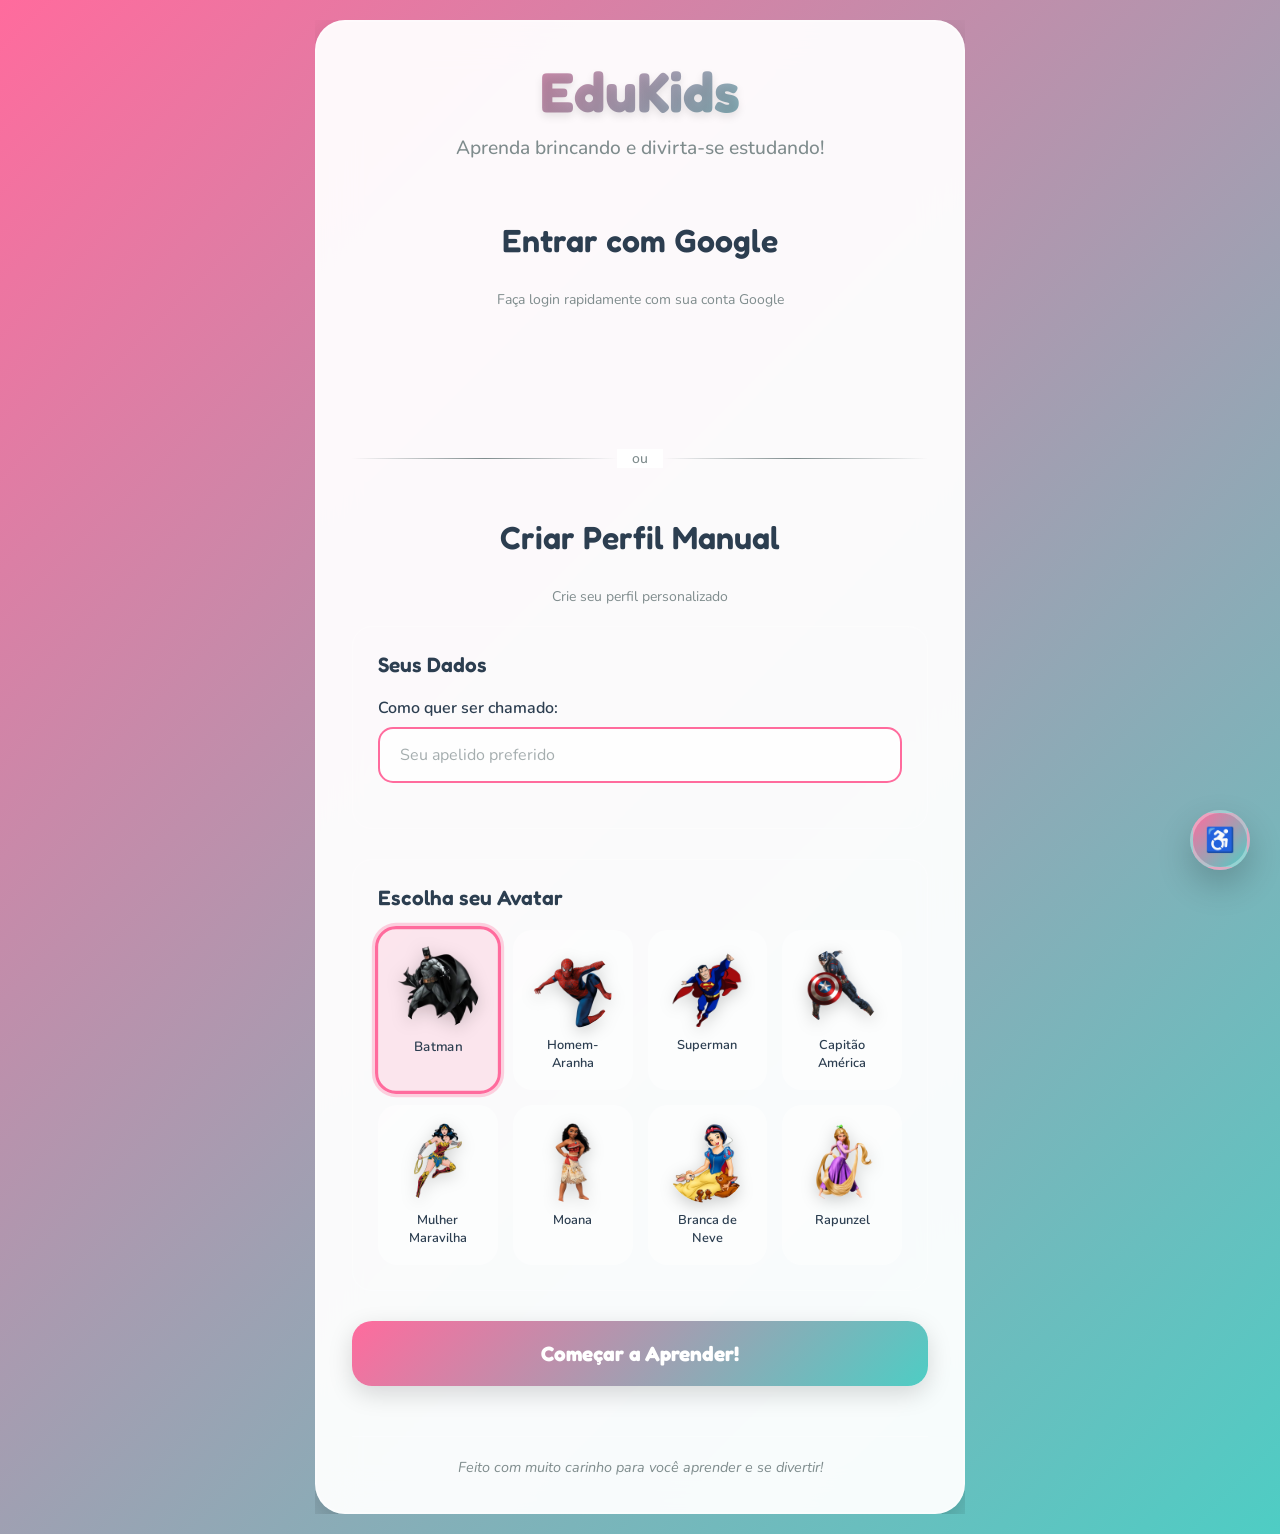
<file: index.html>
<!DOCTYPE html>
<html lang="pt-BR">
<head>
    <meta charset="UTF-8">
    <meta name="viewport" content="width=device-width, initial-scale=1.0">
    <title>EduKids - Aprenda Brincando!</title>
    <meta name="description" content="Plataforma educativa divertida para crianças aprenderem matemática, português, ciências e muito mais!">
    <link rel="preconnect" href="https://fonts.googleapis.com">
    <link rel="preconnect" href="https://fonts.gstatic.com" crossorigin>
    <link href="https://fonts.googleapis.com/css2?family=Fredoka:wght@300;400;500;600;700&family=Nunito:wght@400;500;600;700;800&display=swap" rel="stylesheet">
    <link rel="stylesheet" href="styles.css">
    <script src="https://accounts.google.com/gsi/client" async defer></script>
    <link rel="manifest" href="manifest.json">
<meta name="theme-color" content="#2196f3">

</head>
<body>
    <!-- Tela de Cadastro -->
    <div id="registration-screen" class="screen active">
        <div class="registration-container">
            <div class="registration-card">
                <div class="welcome-header">
                    <h1 class="main-title">EduKids</h1>
                    <p class="subtitle">Aprenda brincando e divirta-se estudando!</p>
                </div>
                
                <div class="registration-form">
                    <!-- Seção de Login com Google -->
                    <div class="login-section">
                        <h2 class="form-title">Entrar com Google</h2>
                        <p class="section-description">Faça login rapidamente com sua conta Google</p>
                        
                        <div id="g_id_onload"
                        data-client_id="571729346307-5vc9hud8ojo5r4p8a0loh1km27hhrk67.apps.googleusercontent.com"
                        data-callback="handleCredentialResponse"
                        data-auto_prompt="false">
                   </div>
                   
                   <div class="g_id_signin"
                   data-type="standard"
                   data-size="large"
                   data-theme="outline"></div>
                    </div>
                    
                    <div class="divider">
                        <span>ou</span>
                    </div>
                    
                    <!-- Seção de Cadastro Manual -->
                    <div class="manual-registration-section">
                        <h2 class="form-title">Criar Perfil Manual</h2>
                        <p class="section-description">Crie seu perfil personalizado</p>
                        
                        <div class="form-section">
                            <h3 class="section-title">Seus Dados</h3>
                            <div class="input-group">   
                                <label for="student-nickname">Como quer ser chamado:</label>
                                <input type="text" id="student-nickname" placeholder="Seu apelido preferido" required>
                            </div>
                        </div>
                        
                        <div class="form-section">
                            <h3 class="section-title">Escolha seu Avatar</h3>
                            <div class="avatar-selection">
                                <div class="avatar-grid">
                                    <div class="avatar-option selected" data-avatar="1">
                                        <img src="batman.png" alt="Avatar 1">
                                        <span class="avatar-name">Batman</span>
                                    </div>
                                    <div class="avatar-option" data-avatar="2">
                                        <img src="aranha.png" alt="Avatar 2">
                                        <span class="avatar-name">Homem-Aranha</span>
                                    </div>
                                    <div class="avatar-option" data-avatar="3">
                                        <img src="super" alt="Avatar 3">
                                        <span class="avatar-name">Superman</span>
                                    </div>
                                    <div class="avatar-option" data-avatar="4">
                                        <img src="capitao.png" alt="Avatar 4">
                                        <span class="avatar-name">Capitão América</span>
                                    </div>
                                    <div class="avatar-option" data-avatar="5">
                                        <img src="mulher.png" alt="Avatar 5">
                                        <span class="avatar-name">Mulher Maravilha</span>
                                    </div>
                                    <div class="avatar-option" data-avatar="6">
                                        <img src="moana.png" alt="Avatar 6">
                                        <span class="avatar-name">Moana</span>
                                    </div>
                                    <div class="avatar-option" data-avatar="7">
                                        <img src="branca.png" alt="Avatar 7">
                                        <span class="avatar-name">Branca de Neve</span>
                                    </div>
                                    <div class="avatar-option" data-avatar="8">
                                        <img src="rapunzel.png" alt="Avatar 8">
                                        <span class="avatar-name">Rapunzel</span>
                                    </div>
                                </div>
                            </div>
                        </div>
                        
                        <button id="start-learning-btn" class="start-button">
                            <span class="button-text">Começar a Aprender!</span>
                        </button>
                    </div>
                </div>
                
                <div class="footer-message">
                    <p>Feito com muito carinho para você aprender e se divertir!</p>
                </div>
            </div>
        </div>
    </div>

    <!-- Tela Principal -->
    <div id="main-screen" class="screen">
        <header class="app-header">
            <div class="header-content">
                <div class="user-info">
                    <img id="user-avatar-img" class="user-avatar" alt="Avatar do usuário">
                    <div class="user-details">
                        <h2 id="user-greeting">Olá, Estudante!</h2>
                        <p id="user-name-display">Vamos aprender juntos!</p>
                    </div>
                </div>
                <div class="header-actions">
                    <button id="logout-btn" class="action-btn">Sair</button>
                </div>
            </div>
        </header>

        <main class="main-content">
            <div class="welcome-section">
                <h1 class="page-title">Escolha uma Matéria</h1>
                <p class="page-subtitle">Clique em uma matéria para começar a aprender!</p>
            </div>

            <div class="subjects-container">
                <div class="subject-card" data-subject="math">
                    <div class="subject-icon">M</div>
                    <h3 class="subject-title">Matemática</h3>
                    <p class="subject-description">Números, contas e problemas divertidos!</p>
                    <div class="subject-stats">
                        <span class="difficulty">⭐ ⭐ ⭐</span>
                        <span class="questions-count">8 perguntas</span>
                    </div>
                </div>

                <div class="subject-card" data-subject="portuguese">
                    <div class="subject-icon">P</div>
                    <h3 class="subject-title">Português</h3>
                    <p class="subject-description">Palavras, textos e nossa língua!</p>
                    <div class="subject-stats">
                        <span class="difficulty">⭐ ⭐ ⭐ ⭐</span>
                        <span class="questions-count">8 perguntas</span>
                    </div>
                </div>

                <div class="subject-card" data-subject="science">
                    <div class="subject-icon">C</div>
                    <h3 class="subject-title">Ciências</h3>
                    <p class="subject-description">Descubra os segredos da natureza!</p>
                    <div class="subject-stats">
                        <span class="difficulty">⭐ ⭐ ⭐ ⭐ ⭐</span>
                        <span class="questions-count">8 perguntas</span>
                    </div>
                </div>

                <div class="subject-card" data-subject="history">
                    <div class="subject-icon">H</div>
                    <h3 class="subject-title">História</h3>
                    <p class="subject-description">Uma viagem pelo tempo!</p>
                    <div class="subject-stats">
                        <span class="difficulty">⭐ ⭐ ⭐</span>
                        <span class="questions-count">8 perguntas</span>
                    </div>
                </div>

                <div class="subject-card" data-subject="geography">
                    <div class="subject-icon">G</div>
                    <h3 class="subject-title">Geografia</h3>
                    <p class="subject-description">Explore o mundo ao seu redor!</p>
                    <div class="subject-stats">
                        <span class="difficulty">⭐ ⭐</span>
                        <span class="questions-count">8 perguntas</span>
                    </div>
                </div>

                <div class="subject-card" data-subject="art">
                    <div class="subject-icon">A</div>
                    <h3 class="subject-title">Artes</h3>
                    <p class="subject-description">Cores, música e criatividade!</p>
                    <div class="subject-stats">
                        <span class="difficulty">⭐ ⭐ ⭐</span>
                        <span class="questions-count">8 perguntas</span>
                    </div>
                </div>

                <div class="subject-card" data-subject="physical_education">
                    <div class="subject-icon">E</div>
                    <h3 class="subject-title">Educação Física</h3>
                    <p class="subject-description">Esportes e movimento!</p>
                    <div class="subject-stats">
                        <span class="difficulty">⭐ ⭐</span>
                        <span class="questions-count">8 perguntas</span>
                    </div>
                </div>

                <div class="subject-card" data-subject="english">
                    <div class="subject-icon">I</div>
                    <h3 class="subject-title">Inglês</h3>
                    <p class="subject-description">Aprenda uma nova língua!</p>
                    <div class="subject-stats">
                        <span class="difficulty">⭐ ⭐ ⭐ ⭐</span>
                        <span class="questions-count">8 perguntas</span>
                    </div>
                </div>
            </div>
        </main>
    </div>

    <!-- Tela do Quiz -->
    <div id="quiz-screen" class="screen">
        <header class="quiz-header">
            <div class="quiz-info">
                <span id="current-subject" class="subject-badge">Matemática</span>
                <div class="timer">
                    <span id="time-left">3:00</span>
                </div>
                <div class="trophy-score" aria-live="polite">
                       <span id="current-points">0🏆</span>
                    <span id="trophy-delta" style="margin-left:8px;"></span>
                </div>
            </div>
        </header>

        <main class="quiz-content">
            <div class="progress-container">
                <div class="progress-bar">
                    <div id="progress-fill" class="progress-fill"></div>
                </div>
                <span id="question-counter">Pergunta 1 de 8</span>
            </div>

            <div class="question-container">
                <h2 id="question-text" class="question-text">Qual é a pergunta?</h2>
                
                <div id="options-container" class="options-container">
                    <!-- Opções serão inseridas aqui via JavaScript -->
                </div>  

                <div class="quiz-actions">
                    <button id="hint-btn" class="hint-btn">
                        Dica
                    </button>
                    <button id="next-question-btn" class="next-btn" disabled>
                        Próxima Pergunta →
                    </button>
                </div>
                
                <div class="back-button-container">
                    <button id="back-to-main" class="back-btn">← Voltar</button>
                </div>
            </div>

            <div id="hint-container" class="hint-container hidden">
                <div class="hint-content">
                    <h3>Dica</h3>
                    <img id="hint-image" class="hint-image" style="display: none;" alt="Imagem da dica">
                    <p id="hint-text">Esta é uma dica para ajudar você!</p>
                </div>
            </div>
        </main>
    </div>

    <!-- Tela de Resultado -->
    <div id="result-screen" class="screen">
        <div class="result-container">
            <div class="result-card">
                <div class="result-header">
                    <h1 class="result-title">Parabéns!</h1>
                    <div class="result-score">
                        <span id="final-score">0</span> de <span id="total-questions">8</span>
                    </div>
                    <div class="result-percentage"> 
                        <span id="score-percentage">0%</span> % de aproveitamento!<br>
                         <span id="trophy-score">0🏆</span>
                        
                    </div>
                </div>
                 
               
            
                <div class="result-message">
                    <p id="result-message-text">Você foi incrível!</p>
                </div>

                

                <div class="result-actions">
                    <button id="try-again-btn" class="action-button primary">
                        Tentar Novamente
                    </button>
                    <button id="back-to-subjects-btn" class="action-button secondary">
                        Outras Matérias
                    </button>
                </div>
            </div>
        </div>
    </div>

    <!-- Botão de Acessibilidade -->
    <div id="accessibility-btn" class="accessibility-btn" title="Configurações de Acessibilidade">
        <span class="accessibility-icon">♿</span>
    </div>

    <!-- Painel de Acessibilidade -->
    <div id="accessibility-panel" class="accessibility-panel hidden">
        <div class="accessibility-header">
            <h3>Configurações de Acessibilidade</h3>
            <button id="close-accessibility" class="close-btn">×</button>
        </div>
        
        <div class="accessibility-content">
            <!-- Controle de Tamanho de Texto -->
            <div class="accessibility-option">
                <label for="text-size-slider">Tamanho do Texto:</label>
                <div class="slider-container">
                    <input type="range" id="text-size-slider" min="100" max="200" value="100" step="10">
                    <span id="text-size-value">100%</span>
                </div>
            </div>

            <!-- Controle de Zoom -->
            <div class="accessibility-option">
                <label for="zoom-slider">Zoom da Página:</label>
                <div class="slider-container">
                    <input type="range" id="zoom-slider" min="100" max="200" value="100" step="10">
                    <span id="zoom-value">100%</span>
                </div>
            </div>

            <!-- Modo Escuro -->
            <div class="accessibility-option">
                <label class="toggle-label">
                    <input type="checkbox" id="dark-mode-toggle">
                    <span class="toggle-slider"></span>
                    Modo Escuro
                </label>
            </div>

            <!-- Efeitos Sonoros -->
            <div class="accessibility-option">
                <label class="toggle-label">
                    <input type="checkbox" id="sound-effects-toggle" checked>
                    <span class="toggle-slider"></span>
                    Efeitos Sonoros
                </label>
            </div>

            <!-- Botões de Reset -->
            <div class="accessibility-actions">
                <button id="reset-accessibility" class="reset-btn">Resetar Configurações</button>
            </div>
        </div>
    </div>

    <!-- Overlay para fechar o painel -->
    <div id="accessibility-overlay" class="accessibility-overlay hidden"></div>

    <script src="config.js"></script>
    <script src="script.js"></script>
    <script>
  if ('serviceWorker' in navigator) {
    navigator.serviceWorker.register('/service-worker.js')
      .then(() => console.log('Service Worker registrado com sucesso!'))
      .catch(err => console.log('Erro no registro do Service Worker:', err));
  }
</script>


<div id="buttonDiv"></div>

<script>
  window.onload = function () {
    google.accounts.id.initialize({
      client_id: "SEU_CLIENT_ID_DO_GOOGLE.apps.googleusercontent.com",
      callback: handleCredentialResponse
    });

    google.accounts.id.renderButton(
      document.getElementById("buttonDiv"),
      { theme: "filled_blue", size: "large" } // estilo
    );

    // google.accounts.id.prompt(); // opcional: popup automático
  };
</script>


</body>
</html>
</file>
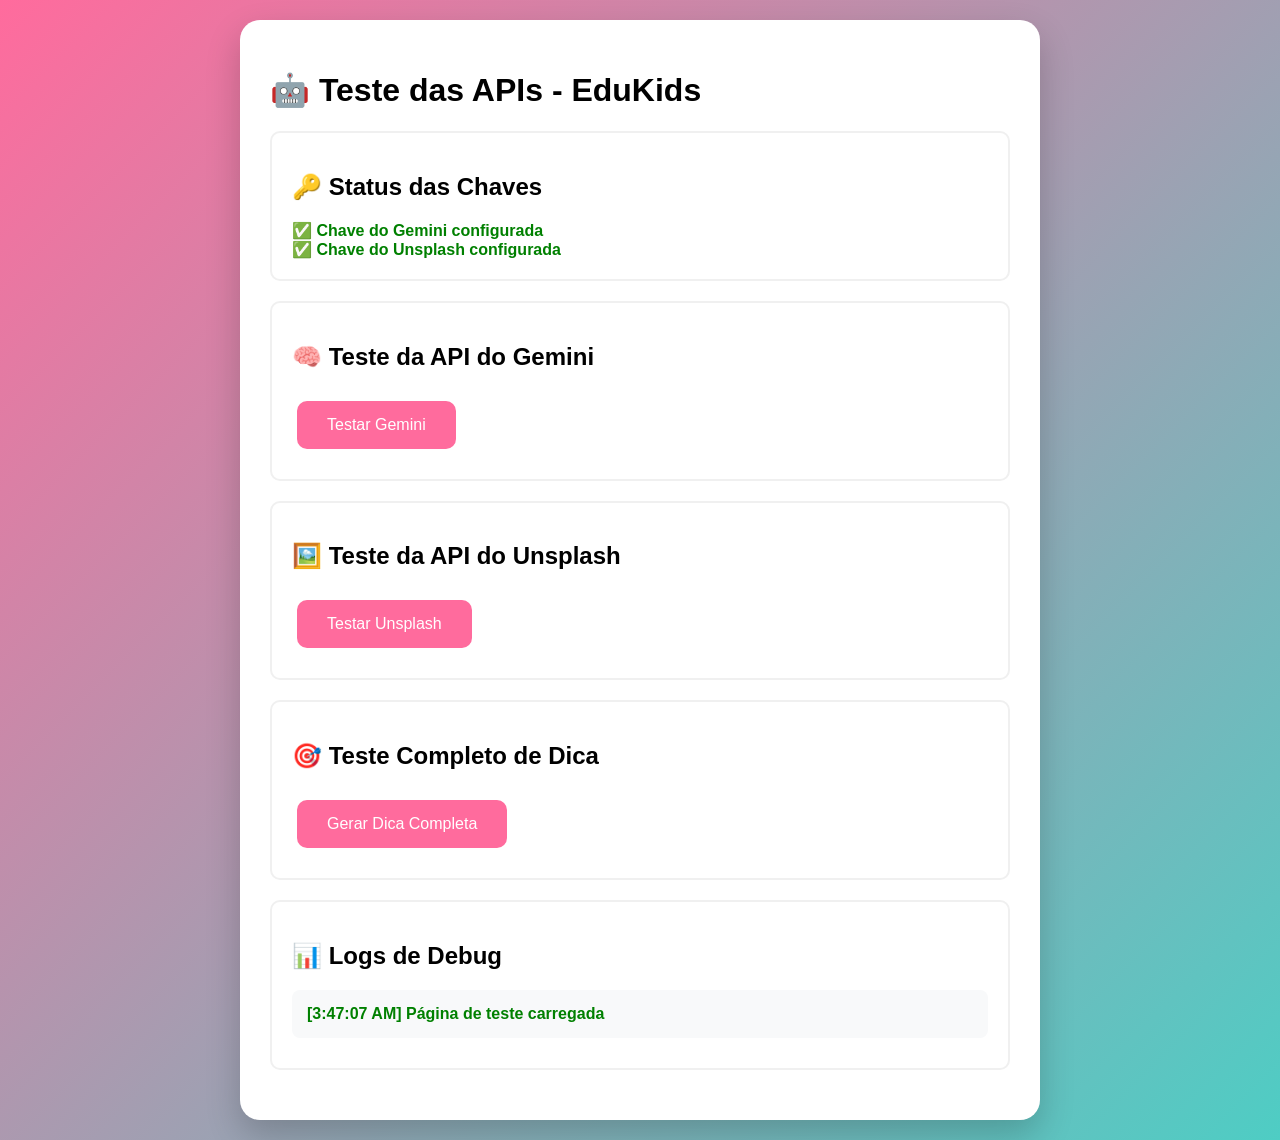
<file: test-apis.html>
<!DOCTYPE html>
<html lang="pt-BR">
<head>
    <meta charset="UTF-8">
    <meta name="viewport" content="width=device-width, initial-scale=1.0">
    <title>Teste das APIs - EduKids</title>
    <style>
        body {
            font-family: Arial, sans-serif;
            max-width: 800px;
            margin: 0 auto;
            padding: 20px;
            background: linear-gradient(135deg, #FF6B9D 0%, #4ECDC4 100%);
            min-height: 100vh;
        }
        .test-container {
            background: white;
            padding: 30px;
            border-radius: 20px;
            box-shadow: 0 15px 35px rgba(0, 0, 0, 0.2);
        }
        .test-section {
            margin: 20px 0;
            padding: 20px;
            border: 2px solid #f0f0f0;
            border-radius: 10px;
        }
        .success { color: green; font-weight: bold; }
        .error { color: red; font-weight: bold; }
        .loading { color: orange; font-weight: bold; }
        button {
            background: #FF6B9D;
            color: white;
            border: none;
            padding: 15px 30px;
            border-radius: 10px;
            cursor: pointer;
            font-size: 16px;
            margin: 10px 5px;
        }
        button:hover {
            background: #4ECDC4;
        }
        .result {
            background: #f8f9fa;
            padding: 15px;
            border-radius: 8px;
            margin: 10px 0;
            white-space: pre-wrap;
        }
        .image-test {
            max-width: 300px;
            border-radius: 10px;
            margin: 10px 0;
        }
    </style>
</head>
<body>
    <div class="test-container">
        <h1>🤖 Teste das APIs - EduKids</h1>
        
        <div class="test-section">
            <h2>🔑 Status das Chaves</h2>
            <div id="keys-status">Verificando...</div>
        </div>
        
        <div class="test-section">
            <h2>🧠 Teste da API do Gemini</h2>
            <button onclick="testGeminiAPI()">Testar Gemini</button>
            <div id="gemini-result" class="result" style="display: none;"></div>
        </div>
        
        <div class="test-section">
            <h2>🖼️ Teste da API do Unsplash</h2>
            <button onclick="testUnsplashAPI()">Testar Unsplash</button>
            <div id="unsplash-result" class="result" style="display: none;"></div>
            <img id="test-image" class="image-test" style="display: none;" alt="Imagem de teste">
        </div>
        
        <div class="test-section">
            <h2>🎯 Teste Completo de Dica</h2>
            <button onclick="testCompleteHint()">Gerar Dica Completa</button>
            <div id="hint-result" class="result" style="display: none;"></div>
            <img id="hint-image" class="image-test" style="display: none;" alt="Imagem da dica">
        </div>
        
        <div class="test-section">
            <h2>📊 Logs de Debug</h2>
            <div id="debug-logs" class="result" style="max-height: 200px; overflow-y: auto;"></div>
        </div>
    </div>

    <script src="config.js"></script>
    <script>
        let debugLogs = document.getElementById('debug-logs');
        
        function log(message, type = 'info') {
            const timestamp = new Date().toLocaleTimeString();
            const className = type === 'error' ? 'error' : type === 'success' ? 'success' : type === 'loading' ? 'loading' : '';
            debugLogs.innerHTML += `<div class="${className}">[${timestamp}] ${message}</div>`;
            debugLogs.scrollTop = debugLogs.scrollHeight;
        }
        
        // Verificar status das chaves
        function checkKeysStatus() {
            const geminiKey = getGeminiApiKey();
            const unsplashKey = getUnsplashApiKey();
            
            let status = '';
            
            if (geminiKey && geminiKey !== 'YOUR_GEMINI_API_KEY_HERE') {
                status += '<div class="success">✅ Chave do Gemini configurada</div>';
            } else {
                status += '<div class="error">❌ Chave do Gemini não configurada</div>';
            }
            
            if (unsplashKey && unsplashKey !== 'YOUR_UNSPLASH_ACCESS_KEY_HERE') {
                status += '<div class="success">✅ Chave do Unsplash configurada</div>';
            } else {
                status += '<div class="error">❌ Chave do Unsplash não configurada</div>';
            }
            
            document.getElementById('keys-status').innerHTML = status;
        }
        
        // Testar API do Gemini
        async function testGeminiAPI() {
            const resultDiv = document.getElementById('gemini-result');
            resultDiv.style.display = 'block';
            resultDiv.innerHTML = '<div class="loading">Testando API do Gemini...</div>';
            
            log('Iniciando teste da API do Gemini...', 'loading');
            
            try {
                const response = await fetch('https://generativelanguage.googleapis.com/v1beta/models/gemini-2.0-flash:generateContent', {
                    method: 'POST',
                    headers: {
                        'Content-Type': 'application/json',
                        'X-goog-api-key': getGeminiApiKey()
                    },
                    body: JSON.stringify({
                        contents: [{
                            parts: [{
                                text: 'Explique o que é matemática de forma simples para uma criança de 8 anos. Use emojis e seja divertido!'
                            }]
                        }]
                    })
                });
                
                if (!response.ok) {
                    throw new Error(`Erro HTTP: ${response.status}`);
                }
                
                const data = await response.json();
                const aiResponse = data.candidates[0].content.parts[0].text;
                
                resultDiv.innerHTML = `<div class="success">✅ Resposta da IA:</div><div>${aiResponse}</div>`;
                log('API do Gemini funcionando perfeitamente!', 'success');
                
            } catch (error) {
                resultDiv.innerHTML = `<div class="error">❌ Erro: ${error.message}</div>`;
                log(`Erro na API do Gemini: ${error.message}`, 'error');
            }
        }
        
        // Testar API do Unsplash
        async function testUnsplashAPI() {
            const resultDiv = document.getElementById('unsplash-result');
            const imageDiv = document.getElementById('test-image');
            
            resultDiv.style.display = 'block';
            resultDiv.innerHTML = '<div class="loading">Testando API do Unsplash...</div>';
            
            log('Iniciando teste da API do Unsplash...', 'loading');
            
            try {
                const response = await fetch('https://api.unsplash.com/search/photos?query=matemática educação&per_page=1&client_id=' + getUnsplashApiKey());
                
                if (!response.ok) {
                    throw new Error(`Erro HTTP: ${response.status}`);
                }
                
                const data = await response.json();
                
                if (data.results && data.results.length > 0) {
                    const imageUrl = data.results[0].urls.regular;
                    resultDiv.innerHTML = '<div class="success">✅ Imagem encontrada!</div>';
                    imageDiv.src = imageUrl;
                    imageDiv.style.display = 'block';
                    log('API do Unsplash funcionando perfeitamente!', 'success');
                } else {
                    throw new Error('Nenhuma imagem encontrada');
                }
                
            } catch (error) {
                resultDiv.innerHTML = `<div class="error">❌ Erro: ${error.message}</div>`;
                log(`Erro na API do Unsplash: ${error.message}`, 'error');
            }
        }
        
        // Teste completo de dica
        async function testCompleteHint() {
            const resultDiv = document.getElementById('hint-result');
            const imageDiv = document.getElementById('hint-image');
            
            resultDiv.style.display = 'block';
            resultDiv.innerHTML = '<div class="loading">Gerando dica completa...</div>';
            
            log('Iniciando teste completo de dica...', 'loading');
            
            try {
                // Simular a função de geração de dica do app
                const question = "João tem 5 balas e ganhou mais 3. Quantas balas ele tem agora?";
                const subjectName = "Matemática";
                
                const prompt = `Você é um professor especialista em ${subjectName} para crianças de 8-11 anos. 
                
                Pergunta: "${question}"
                
                Gere uma dica educativa, divertida e motivadora que:
                1. Use linguagem MUITO simples e amigável para crianças de 8-11 anos
                2. Use emojis coloridos e divertidos
                3. Seja específica para a pergunta, mas NÃO dê a resposta direta
                4. Ajude a criança a pensar passo a passo
                5. Seja encorajadora e positiva
                6. Use exemplos concretos e visuais
                7. Tenha no máximo 2 frases curtas
                8. Use palavras que crianças de 8-11 anos entendem
                
                Formato da resposta (JSON):
                {
                    "text": "sua dica aqui com emojis",
                    "image_prompt": "imagem educativa simples para crianças sobre o tema"
                }`;
                
                const response = await fetch('https://generativelanguage.googleapis.com/v1beta/models/gemini-2.0-flash:generateContent', {
                    method: 'POST',
                    headers: {
                        'Content-Type': 'application/json',
                        'X-goog-api-key': getGeminiApiKey()
                    },
                    body: JSON.stringify({
                        contents: [{
                            parts: [{
                                text: prompt
                            }]
                        }]
                    })
                });
                
                if (!response.ok) {
                    throw new Error(`Erro HTTP: ${response.status}`);
                }
                
                const data = await response.json();
                const aiResponse = data.candidates[0].content.parts[0].text;
                
                // Extrair JSON da resposta
                const jsonMatch = aiResponse.match(/\{[\s\S]*\}/);
                if (jsonMatch) {
                    const hintData = JSON.parse(jsonMatch[0]);
                    
                    resultDiv.innerHTML = `<div class="success">✅ Dica gerada com sucesso!</div><div>${hintData.text}</div>`;
                    
                    // Buscar imagem com termos específicos para crianças
                    const searchTerms = ['kids math', 'children counting', 'elementary math', 'numbers for kids', 'math games'];
                    let imageFound = false;
                    
                    for (const term of searchTerms) {
                        const imageResponse = await fetch(`https://api.unsplash.com/search/photos?query=${encodeURIComponent(term)}&per_page=1&client_id=` + getUnsplashApiKey());
                        if (imageResponse.ok) {
                            const imageData = await imageResponse.json();
                            if (imageData.results && imageData.results.length > 0) {
                                imageDiv.src = imageData.results[0].urls.regular;
                                imageDiv.style.display = 'block';
                                imageFound = true;
                                break;
                            }
                        }
                    }
                    
                    if (!imageFound) {
                        // Fallback para imagem educativa
                        imageDiv.src = 'https://images.unsplash.com/photo-1509228468518-180dd4864904?w=300&h=200&fit=crop&q=80';
                        imageDiv.style.display = 'block';
                    }
                    
                    log('Dica completa gerada com sucesso!', 'success');
                } else {
                    throw new Error('Resposta da IA não contém JSON válido');
                }
                
            } catch (error) {
                resultDiv.innerHTML = `<div class="error">❌ Erro: ${error.message}</div>`;
                log(`Erro na geração de dica: ${error.message}`, 'error');
            }
        }
        
        // Inicializar
        checkKeysStatus();
        log('Página de teste carregada', 'success');
    </script>
</body>
</html>
</file>
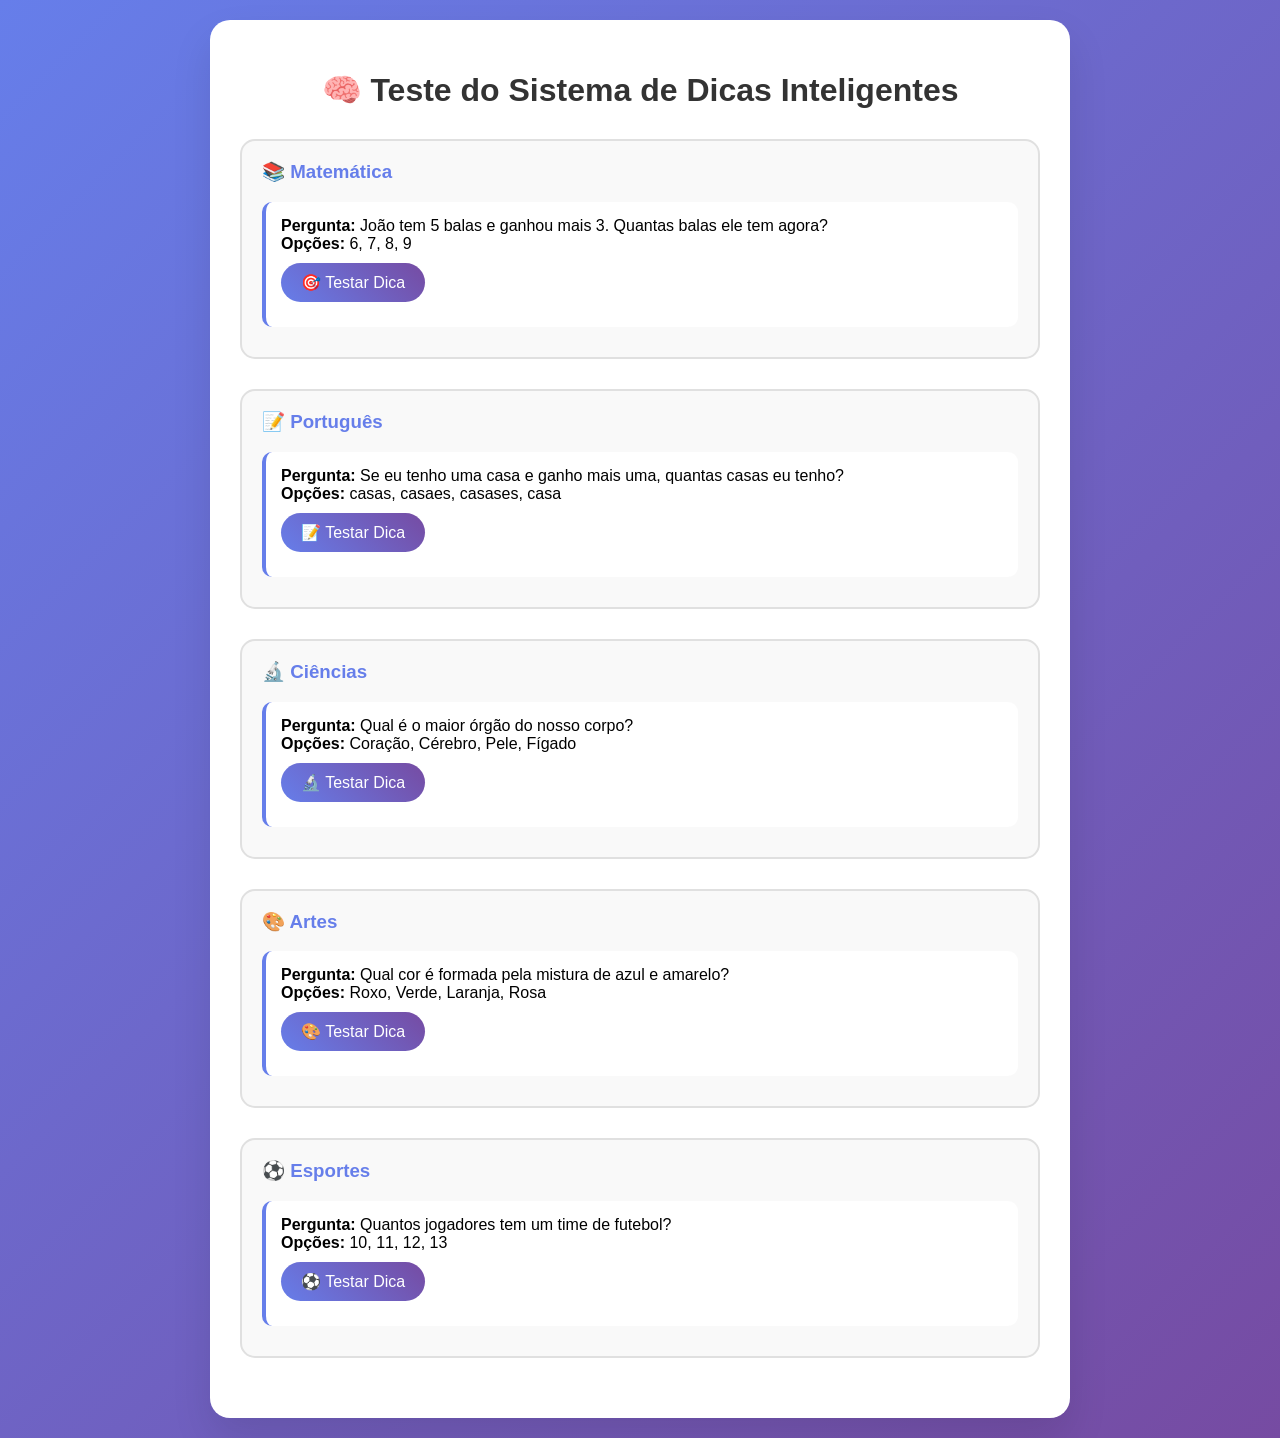
<file: test-hints.html>
<!DOCTYPE html>
<html lang="pt-BR">
<head>
    <meta charset="UTF-8">
    <meta name="viewport" content="width=device-width, initial-scale=1.0">
    <title>Teste do Sistema de Dicas - EduKids</title>
    <style>
        body {
            font-family: 'Arial', sans-serif;
            background: linear-gradient(135deg, #667eea 0%, #764ba2 100%);
            margin: 0;
            padding: 20px;
            min-height: 100vh;
        }
        
        .container {
            max-width: 800px;
            margin: 0 auto;
            background: white;
            border-radius: 20px;
            padding: 30px;
            box-shadow: 0 20px 40px rgba(0,0,0,0.1);
        }
        
        h1 {
            text-align: center;
            color: #333;
            margin-bottom: 30px;
        }
        
        .test-section {
            margin-bottom: 30px;
            padding: 20px;
            border: 2px solid #e0e0e0;
            border-radius: 15px;
            background: #f9f9f9;
        }
        
        .test-section h3 {
            color: #667eea;
            margin-top: 0;
        }
        
        .question {
            background: white;
            padding: 15px;
            border-radius: 10px;
            margin: 10px 0;
            border-left: 4px solid #667eea;
        }
        
        .hint-button {
            background: linear-gradient(45deg, #667eea, #764ba2);
            color: white;
            border: none;
            padding: 10px 20px;
            border-radius: 25px;
            cursor: pointer;
            font-size: 16px;
            margin: 10px 0;
            transition: transform 0.2s;
        }
        
        .hint-button:hover {
            transform: translateY(-2px);
        }
        
        .hint-result {
            background: #e8f5e8;
            border: 2px solid #4caf50;
            border-radius: 10px;
            padding: 15px;
            margin: 10px 0;
            display: none;
        }
        
        .hint-result.show {
            display: block;
        }
        
        .hint-text {
            font-size: 18px;
            margin-bottom: 10px;
        }
        
        .hint-image {
            max-width: 300px;
            height: 200px;
            object-fit: cover;
            border-radius: 10px;
            margin: 10px 0;
        }
        
        .loading {
            color: #667eea;
            font-style: italic;
        }
    </style>
</head>
<body>
    <div class="container">
        <h1>🧠 Teste do Sistema de Dicas Inteligentes</h1>
        
        <div class="test-section">
            <h3>📚 Matemática</h3>
            <div class="question">
                <strong>Pergunta:</strong> João tem 5 balas e ganhou mais 3. Quantas balas ele tem agora?
                <br><strong>Opções:</strong> 6, 7, 8, 9
                <br><button class="hint-button" onclick="testHint('matematica', 'João tem 5 balas e ganhou mais 3. Quantas balas ele tem agora?', ['6', '7', '8', '9'])">🎯 Testar Dica</button>
                <div class="hint-result" id="hint-matematica">
                    <div class="hint-text"></div>
                    <img class="hint-image" style="display: none;">
                </div>
            </div>
        </div>
        
        <div class="test-section">
            <h3>📝 Português</h3>
            <div class="question">
                <strong>Pergunta:</strong> Se eu tenho uma casa e ganho mais uma, quantas casas eu tenho?
                <br><strong>Opções:</strong> casas, casaes, casases, casa
                <br><button class="hint-button" onclick="testHint('portugues', 'Se eu tenho uma casa e ganho mais uma, quantas casas eu tenho?', ['casas', 'casaes', 'casases', 'casa'])">📝 Testar Dica</button>
                <div class="hint-result" id="hint-portugues">
                    <div class="hint-text"></div>
                    <img class="hint-image" style="display: none;">
                </div>
            </div>
        </div>
        
        <div class="test-section">
            <h3>🔬 Ciências</h3>
            <div class="question">
                <strong>Pergunta:</strong> Qual é o maior órgão do nosso corpo?
                <br><strong>Opções:</strong> Coração, Cérebro, Pele, Fígado
                <br><button class="hint-button" onclick="testHint('ciencias', 'Qual é o maior órgão do nosso corpo?', ['Coração', 'Cérebro', 'Pele', 'Fígado'])">🔬 Testar Dica</button>
                <div class="hint-result" id="hint-ciencias">
                    <div class="hint-text"></div>
                    <img class="hint-image" style="display: none;">
                </div>
            </div>
        </div>
        
        <div class="test-section">
            <h3>🎨 Artes</h3>
            <div class="question">
                <strong>Pergunta:</strong> Qual cor é formada pela mistura de azul e amarelo?
                <br><strong>Opções:</strong> Roxo, Verde, Laranja, Rosa
                <br><button class="hint-button" onclick="testHint('artes', 'Qual cor é formada pela mistura de azul e amarelo?', ['Roxo', 'Verde', 'Laranja', 'Rosa'])">🎨 Testar Dica</button>
                <div class="hint-result" id="hint-artes">
                    <div class="hint-text"></div>
                    <img class="hint-image" style="display: none;">
                </div>
            </div>
        </div>
        
        <div class="test-section">
            <h3>⚽ Esportes</h3>
            <div class="question">
                <strong>Pergunta:</strong> Quantos jogadores tem um time de futebol?
                <br><strong>Opções:</strong> 10, 11, 12, 13
                <br><button class="hint-button" onclick="testHint('esportes', 'Quantos jogadores tem um time de futebol?', ['10', '11', '12', '13'])">⚽ Testar Dica</button>
                <div class="hint-result" id="hint-esportes">
                    <div class="hint-text"></div>
                    <img class="hint-image" style="display: none;">
                </div>
            </div>
        </div>
    </div>

    <script src="config.js"></script>
    <script>
        // Simula o sistema de dicas do EduKids
        class HintTester {
            constructor() {
                this.subjects = {
                    'matematica': 'Matemática',
                    'portugues': 'Português', 
                    'ciencias': 'Ciências',
                    'artes': 'Artes',
                    'esportes': 'Esportes'
                };
            }
            
            async testHint(subjectKey, question, options) {
                const subjectName = this.subjects[subjectKey];
                const hintContainer = document.getElementById(`hint-${subjectKey}`);
                const hintText = hintContainer.querySelector('.hint-text');
                const hintImage = hintContainer.querySelector('.hint-image');
                
                // Mostra loading
                hintText.innerHTML = '<span class="loading">🧠 Gerando dica super inteligente...</span>';
                hintContainer.classList.add('show');
                
                try {
                    // Primeiro tenta dica inteligente pré-definida
                    const smartHint = this.getSmartHint({question, options}, subjectName);
                    if (smartHint) {
                        hintText.innerHTML = smartHint.text;
                        if (smartHint.image) {
                            hintImage.src = smartHint.image;
                            hintImage.style.display = 'block';
                        } else {
                            hintImage.style.display = 'none';
                        }
                    } else {
                        // Se não tem dica pré-definida, usa IA melhorada
                        const aiHint = await this.generateEnhancedAIHint({question, options}, subjectName);
                        if (aiHint) {
                            hintText.innerHTML = aiHint.text;
                            if (aiHint.image) {
                                hintImage.src = aiHint.image;
                                hintImage.style.display = 'block';
                            }
                        } else {
                            hintText.innerHTML = '❌ Erro ao gerar dica';
                            hintImage.style.display = 'none';
                        }
                    }
                } catch (error) {
                    console.error('Erro:', error);
                    hintText.innerHTML = '❌ Erro ao gerar dica';
                    hintImage.style.display = 'none';
                }
            }
            
            getSmartHint(question, subjectName) {
                const questionText = question.question.toLowerCase();
                
                // Dicas de contexto para Matemática - foca no processo, não na resposta
                if (subjectName === 'Matemática') {
                    if (questionText.includes('balas') || questionText.includes('brinquedos') || questionText.includes('doces')) {
                        return {
                            text: '🎯 Quando você tem algumas coisas e ganha mais, que operação matemática você faz? Pense em somar! ➕',
                            image: 'https://images.unsplash.com/photo-1509228468518-180dd4864904?w=400&h=300&fit=crop&q=80'
                        };
                    }
                }
                
                // Dicas de contexto para Português - foca nas regras, não nas respostas
                if (subjectName === 'Português') {
                    if (questionText.includes('plural') || questionText.includes('casas')) {
                        return {
                            text: '📝 Quando temos mais de uma coisa, como mudamos a palavra? Pense em adicionar uma letra no final! 🔤',
                            image: 'https://images.unsplash.com/photo-1481627834876-b7833e8f5570?w=400&h=300&fit=crop&q=80'
                        };
                    }
                }
                
                // Dicas de contexto para Ciências - foca em características, não em nomes
                if (subjectName === 'Ciências') {
                    if (questionText.includes('órgão') || questionText.includes('pele')) {
                        return {
                            text: '🦾 Qual parte do nosso corpo cobre tudo e nos protege? É o que vemos por fora! 🛡️',
                            image: 'https://images.unsplash.com/photo-1559757148-5c350d0d3c56?w=400&h=300&fit=crop&q=80'
                        };
                    }
                }
                
                // Dicas de contexto para Artes - foca em técnicas e características
                if (subjectName === 'Artes') {
                    if (questionText.includes('cor') || questionText.includes('azul') || questionText.includes('amarelo')) {
                        return {
                            text: '🎨 Misture azul + amarelo! É como misturar tinta! Que cor você acha que vai dar? 🖌️',
                            image: 'https://images.unsplash.com/photo-1541701494587-cb58502866ab?w=400&h=300&fit=crop&q=80'
                        };
                    }
                }
                
                // Dicas de contexto para Esportes - foca em regras e características
                if (subjectName === 'Esportes') {
                    if (questionText.includes('futebol') || questionText.includes('jogadores')) {
                        return {
                            text: '⚽ Um time de futebol tem 11 jogadores: 10 em campo + 1 goleiro! Conte no campo! 🥅',
                            image: 'https://images.unsplash.com/photo-1431324155629-1a6deb1dec8d?w=400&h=300&fit=crop&q=80'
                        };
                    }
                }
                
                return null;
            }
            
            async generateEnhancedAIHint(question, subjectName) {
                try {
                    if (!checkApiKeys()) {
                        throw new Error('Chaves da API não configuradas');
                    }
                    
                    const API_KEY = getGeminiApiKey();
                    
                    const prompt = `Você é um professor especialista em ${subjectName} para crianças de 8-11 anos. 

Pergunta: "${question.question}"
Opções: ${question.options.join(', ')}

CONTEXTO ESPECÍFICO:
- Matéria: ${subjectName}
- Faixa etária: 8-11 anos
- Nível: Ensino Fundamental

INSTRUÇÕES RÍGIDAS - DICAS DE CONTEXTO:
1. Use APENAS linguagem que crianças de 8-11 anos entendem perfeitamente
2. Use MUITOS emojis coloridos e divertidos (pelo menos 3-4 por dica)
3. NUNCA dê a resposta direta - apenas dê pistas sobre características
4. Foque em CONTEXTO e CARACTERÍSTICAS, não em nomes específicos
5. Use exemplos concretos e visuais que a criança pode imaginar
6. Seja encorajador e positivo
7. Máximo 2 frases curtas e simples
8. Use analogias simples (como "é como...", "imagine que...")
9. Dê pistas sobre o que procurar, não a resposta

EXEMPLOS DE BOAS DICAS DE CONTEXTO:
- História: "🚢 Era um navegador português, que chegou aqui em 1500. Foi uma grande descoberta! 🗺️"
- Ciências: "🦾 Qual parte do nosso corpo cobre tudo e nos protege? É o que vemos por fora! 🛡️"
- Matemática: "🎯 Quando você tem algumas coisas e ganha mais, que operação matemática você faz? Pense em somar! ➕"
- Português: "📝 Quando temos mais de uma coisa, como mudamos a palavra? Pense em adicionar uma letra no final! 🔤"
- Inglês: "🏠 É onde moramos com nossa família! Em inglês, começa com 'H'! 👨‍👩‍👧‍👦"

Formato da resposta (JSON):
{
    "text": "sua dica de contexto aqui com emojis",
    "image_prompt": "imagem educativa simples para crianças sobre o tema específico"
}`;
                    
                    const response = await fetch('https://generativelanguage.googleapis.com/v1beta/models/gemini-2.0-flash:generateContent', {
                        method: 'POST',
                        headers: {
                            'Content-Type': 'application/json',
                            'X-goog-api-key': API_KEY
                        },
                        body: JSON.stringify({
                            contents: [{
                                parts: [{
                                    text: prompt
                                }]
                            }]
                        })
                    });
                    
                    if (!response.ok) {
                        throw new Error(`API Error: ${response.status}`);
                    }
                    
                    const data = await response.json();
                    const aiResponse = data.candidates[0].content.parts[0].text;
                    
                    const jsonMatch = aiResponse.match(/\{[\s\S]*\}/);
                    if (jsonMatch) {
                        const hintData = JSON.parse(jsonMatch[0]);
                        
                        const imageUrl = await this.generateEnhancedImage(hintData.image_prompt, subjectName);
                        
                        return {
                            text: hintData.text,
                            image: imageUrl
                        };
                    } else {
                        throw new Error('Resposta da IA não contém JSON válido');
                    }
                    
                } catch (error) {
                    console.error('Erro na API do Gemini:', error);
                    throw error;
                }
            }
            
            async generateEnhancedImage(prompt, subjectName) {
                try {
                    const unsplashAccessKey = getUnsplashApiKey();
                    const searchTerms = this.getSubjectSpecificSearchTerms(prompt, subjectName);
                    
                    for (const term of searchTerms) {
                        const searchQuery = encodeURIComponent(term);
                        const searchResponse = await fetch(`https://api.unsplash.com/search/photos?query=${searchQuery}&per_page=3&client_id=${unsplashAccessKey}`);
                        
                        if (searchResponse.ok) {
                            const searchData = await searchResponse.json();
                            if (searchData.results && searchData.results.length > 0) {
                                const bestImage = searchData.results[0];
                                return bestImage.urls.regular;
                            }
                        }
                    }
                    
                    return this.getEducationalImage(prompt);
                    
                } catch (error) {
                    console.error('Erro ao gerar imagem:', error);
                    return this.getEducationalImage(prompt);
                }
            }
            
            getSubjectSpecificSearchTerms(prompt, subjectName) {
                const subjectTerms = {
                    'Matemática': {
                        'contar': ['kids counting fingers', 'children math', 'elementary counting', 'kids numbers'],
                        'somar': ['kids addition', 'children math', 'elementary addition', 'kids plus'],
                        'geral': ['kids math', 'children mathematics', 'elementary math', 'kids numbers', 'children counting']
                    },
                    'Português': {
                        'plural': ['kids grammar', 'children language', 'elementary grammar', 'kids words'],
                        'geral': ['kids reading', 'children books', 'elementary language', 'kids writing', 'children literacy']
                    },
                    'Ciências': {
                        'corpo': ['kids body', 'children anatomy', 'elementary biology', 'kids health'],
                        'geral': ['kids science', 'children nature', 'elementary science', 'kids biology', 'children discovery']
                    },
                    'Artes': {
                        'cores': ['kids colors', 'children painting', 'elementary art', 'kids rainbow'],
                        'geral': ['kids art', 'children creativity', 'elementary art', 'kids drawing', 'children painting']
                    },
                    'Esportes': {
                        'futebol': ['kids soccer', 'children football', 'elementary sports', 'kids ball'],
                        'geral': ['kids sports', 'children playing', 'elementary sports', 'kids exercise', 'children games']
                    }
                };
                
                const promptLower = prompt.toLowerCase();
                const subjectData = subjectTerms[subjectName] || subjectTerms['Matemática'];
                
                for (const [keyword, terms] of Object.entries(subjectData)) {
                    if (keyword !== 'geral' && promptLower.includes(keyword)) {
                        return terms;
                    }
                }
                
                return subjectData['geral'] || ['kids learning', 'children education', 'elementary school'];
            }
            
            getEducationalImage(prompt) {
                const fallbackImages = [
                    'https://images.unsplash.com/photo-1509228468518-180dd4864904?w=400&h=300&fit=crop&q=80',
                    'https://images.unsplash.com/photo-1481627834876-b7833e8f5570?w=400&h=300&fit=crop&q=80',
                    'https://images.unsplash.com/photo-1559757148-5c350d0d3c56?w=400&h=300&fit=crop&q=80',
                    'https://images.unsplash.com/photo-1541701494587-cb58502866ab?w=400&h=300&fit=crop&q=80',
                    'https://images.unsplash.com/photo-1431324155629-1a6deb1dec8d?w=400&h=300&fit=crop&q=80'
                ];
                return fallbackImages[Math.floor(Math.random() * fallbackImages.length)];
            }
        }
        
        const hintTester = new HintTester();
        
        function testHint(subject, question, options) {
            hintTester.testHint(subject, question, options);
        }
    </script>
</body>
</html>
</file>
<file: styles.css>
/* Reset e configurações básicas */
* {
    margin: 0;
    padding: 0;
    box-sizing: border-box;
}

:root {
    /* Cores principais */
    --primary-pink: #FF6B9D;
    --primary-blue: #4ECDC4;
    --primary-yellow: #FFEAA7;
    --primary-green: #96CEB4;
    --primary-purple: #A8E6CF;

    /* Cores de fundo */
    --bg-gradient: linear-gradient(135deg, #FF6B9D 0%, #4ECDC4 25%, #45B7D1 50%, #96CEB4 75%, #FFEAA7 100%);
    --card-bg: rgba(255, 255, 255, 0.95);
    --overlay-bg: rgba(0, 0, 0, 0.1);

    /* Cores de texto */
    --text-primary: #2C3E50;
    --text-secondary: #7F8C8D;
    --text-white: #FFFFFF;

    /* Sombras */
    --shadow-light: 0 4px 15px rgba(0, 0, 0, 0.1);
    --shadow-medium: 0 8px 25px rgba(0, 0, 0, 0.15);
    --shadow-heavy: 0 15px 35px rgba(0, 0, 0, 0.2);

    /* Transições */
    --transition-fast: 0.2s ease;
    --transition-normal: 0.3s ease;
    --transition-slow: 0.5s ease;
}

body {
    font-family: 'Nunito', sans-serif;
    min-height: 100vh;
    color: var(--text-primary);
    overflow-x: hidden;
    overflow-y: auto;
    height: 100%;
    margin: 0;
    padding: 0;
}

/* ===== Scrollbar Customizado ===== */
body {
    scrollbar-width: thin;
    /* Firefox */
    scrollbar-color: var(--primary-pink) rgba(0, 0, 0, 0.1);
}

/* Chrome, Edge e Safari */
::-webkit-scrollbar {
    width: 10px;
    height: 10px;
}

::-webkit-scrollbar-track {
    background: rgba(0, 0, 0, 0.05);
    border-radius: 10px;
}

::-webkit-scrollbar-thumb {
    background: var(--primary-pink);
    border-radius: 10px;
    border: 2px solid rgba(255, 255, 255, 0.5);
    transition: background 0.3s;
}

::-webkit-scrollbar-thumb:hover {
    background: var(--primary-blue);
}

/* ===== Animação gradiente ===== */
@keyframes gradientShift {
    0% {
        background-position: 0% 50%;
    }

    50% {
        background-position: 100% 50%;
    }

    100% {
        background-position: 0% 50%;
    }
}

/* Utilitários */
.hidden {
    display: none !important;
}

.screen {
    display: none;
    position: absolute;
    top: 0;
    left: 0;
    width: 100%;
    min-height: 100vh;
    overflow-y: auto;
    z-index: 1000;
}

.screen.active {
    display: block !important;
}

.screen .screen-content {
    min-height: 100vh;
    display: flex;
    flex-direction: column;
    align-items: center;
    justify-content: center;
}

#registration-screen.screen.active {
    display: flex !important;
}

#main-screen:not(.active),
#quiz-screen:not(.active),
#result-screen:not(.active) {
    display: none !important;
}

/* Tela de Cadastro */
#registration-screen {
    align-items: center;
    justify-content: center;
    padding: 20px;
    background: var(--bg-gradient);
    background-size: 400% 400%;
    animation: gradientShift 8s ease infinite;
}

#registration-screen.active,
#main-screen.active,
#quiz-screen.active,
#result-screen.active {
    display: flex !important;
}

.registration-container {
    width: 100%;
    max-width: 650px;
    /* max-height: 95vh;  ❌ tira isso */
    overflow-y: auto;
    /* ✅ ativa o scroll vertical */
    overflow-x: hidden;
    /* ✅ só corta horizontal */
    max-height: none;
    /* ✅ deixa crescer */
}

.registration-card {
    background: var(--card-bg);
    border-radius: 30px;
    padding: 35px;
    box-shadow: var(--shadow-heavy);
    backdrop-filter: blur(20px);
    border: 2px solid rgba(255, 255, 255, 0.3);
}

.welcome-header {
    text-align: center;
    margin-bottom: 40px;
}

.main-title {
    font-family: 'Fredoka', cursive;
    font-size: 3.5rem;
    font-weight: 700;
    background: linear-gradient(135deg, var(--primary-pink), var(--primary-blue));
    -webkit-background-clip: text;
    -webkit-text-fill-color: transparent;
    background-clip: text;
    margin-bottom: 10px;
    text-shadow: 0 4px 8px rgba(0, 0, 0, 0.1);
}

.subtitle {
    font-size: 1.2rem;
    color: var(--text-secondary);
    font-weight: 500;
}

.registration-form {
    margin-bottom: 30px;
}

.form-title {
    font-family: 'Fredoka', cursive;
    font-size: 2rem;
    color: var(--text-primary);
    text-align: center;
    margin-bottom: 30px;
    font-weight: 600;
}

.form-section {
    margin-bottom: 30px;
    border-radius: 20px;
    padding: 25px;
    border: 1px solid rgba(255, 255, 255, 0.3);
}

.section-title {
    font-family: 'Fredoka', cursive;
    font-size: 1.3rem;
    color: var(--text-primary);
    margin-bottom: 20px;
    font-weight: 600;
}

.input-group {
    margin-bottom: 20px;


}

.input-group label {
    display: block;
    font-weight: 600;
    color: var(--text-primary);
    margin-bottom: 8px;
    font-size: 1rem;

}

.input-group input {
    width: 100%;
    padding: 15px 20px;
    border: 2px solid rgba(255, 255, 255, 0.5);
    border-radius: 15px;
    font-size: 1rem;
    background: rgba(255, 255, 255, 0.8);
    color: var(--text-primary);
    transition: var(--transition-normal);
    font-family: 'Nunito', sans-serif;
    border: 2px solid #ff6b9d;
}

.input-group input:focus {
    outline: none;
    border-color: var(--primary-pink);
    background: rgba(255, 255, 255, 0.95);
    box-shadow: 0 0 0 3px rgba(255, 107, 157, 0.2);
}

.input-group input::placeholder {
    color: var(--text-secondary);
    opacity: 0.7;
}

/* Seleção de Avatar */
.avatar-selection {
    margin-top: 20px;
}

.avatar-grid {
    display: grid;
    grid-template-columns: repeat(4, 1fr);
    gap: 15px;
}

.avatar-option {
    display: flex;
    flex-direction: column;
    align-items: center;
    padding: 15px;
    border: 3px solid transparent;
    border-radius: 20px;
    background: rgba(255, 255, 255, 0.5);
    cursor: pointer;
    transition: var(--transition-normal);
    position: relative;
    overflow: hidden;
}

.avatar-option::before {
    content: '';
    position: absolute;
    top: 0;
    left: -100%;
    width: 100%;
    height: 100%;
    background: linear-gradient(90deg, transparent, rgba(255, 255, 255, 0.3), transparent);
    transition: left 0.6s ease;
}

.avatar-option:hover::before {
    left: 100%;
}

.avatar-option:hover {
    transform: translateY(-5px) scale(1.05);
    border-color: var(--primary-pink);
    background: rgba(255, 107, 157, 0.1);
    box-shadow: var(--shadow-medium);
}

.avatar-option.selected {
    border-color: var(--primary-pink);
    background: rgba(255, 107, 157, 0.15);
    transform: scale(1.05);
    box-shadow: 0 0 0 3px rgba(255, 107, 157, 0.3);
}

.avatar-option img {
    width: 80px;
    height: 80px;
    border-radius: 50%;
    object-fit: contain;
    object-position: center;
    margin-bottom: 8px;
    transition: var(--transition-normal);
    background: transparent;
    padding: 0;
    filter: drop-shadow(0 4px 8px rgba(0, 0, 0, 0.2));
}

.avatar-option:hover img {
    transform: scale(1.1);
}

.avatar-name {
    font-size: 0.8rem;
    font-weight: 600;
    color: var(--text-primary);
    text-align: center;
}

.last-stars {
    display: none !important;
  }

/* Botão de Início */
.start-button {
    width: 100%;
    padding: 20px;
    background: linear-gradient(135deg, var(--primary-pink), var(--primary-blue));
    border: none;
    border-radius: 20px;
    color: var(--text-white);
    font-size: 1.3rem;
    font-weight: 700;
    font-family: 'Fredoka', cursive;
    cursor: pointer;
    transition: var(--transition-normal);
    display: flex;
    align-items: center;
    justify-content: center;
    gap: 10px;
    box-shadow: var(--shadow-medium);
    position: relative;
    overflow: hidden;
}

.start-button::before {
    content: '';
    position: absolute;
    top: 0;
    left: -100%;
    width: 100%;
    height: 100%;
    background: linear-gradient(90deg, transparent, rgba(255, 255, 255, 0.2), transparent);
    transition: left 0.6s ease;
}

.start-button:hover::before {
    left: 100%;
}

.start-button:hover {
    transform: translateY(-3px);
    box-shadow: var(--shadow-heavy);
}

.start-button:active {
    transform: translateY(-1px);
}

.button-icon {
    font-size: 1.5rem;
}

.footer-message {
    text-align: center;
    padding-top: 20px;
    border-top: 1px solid rgba(255, 255, 255, 0.3);
}

.footer-message p {
    color: var(--text-secondary);
    font-style: italic;
    font-size: 0.9rem;
}

/* Tela Principal */
#main-screen {
    background: var(--bg-gradient);
    background-size: 400% 400%;
    animation: gradientShift 8s ease infinite;
    display: flex;
    flex-direction: column;
}

.app-header {
    background: rgba(255, 255, 255, 0.95);
    backdrop-filter: blur(20px);
    padding: 20px 0;
    box-shadow: var(--shadow-light);
    border-bottom: 1px solid rgba(255, 255, 255, 0.3);
}

.header-content {
    max-width: 1200px;
    margin: 0 auto;
    padding: 0 20px;
    display: flex;
    justify-content: space-between;
    align-items: center;
}

.user-info {
    display: flex;
    align-items: center;
    gap: 15px;
}

.user-avatar {
    width: 60px;
    height: 60px;
    border-radius: 50%;
    border: 3px solid var(--primary-pink);
    object-fit: contain;
    object-position: center;
    background: transparent;
    padding: 0;
    filter: drop-shadow(0 4px 8px rgba(0, 0, 0, 0.2));
}

.user-details h2 {
    font-family: 'Fredoka', cursive;
    font-size: 1.5rem;
    color: var(--text-primary);
    font-weight: 600;
}

.user-details p {
    color: var(--text-secondary);
    font-size: 0.9rem;
}

.action-btn {
    padding: 10px 20px;
    background: var(--primary-pink);
    color: var(--text-white);
    border: none;
    border-radius: 15px;
    font-weight: 600;
    cursor: pointer;
    transition: var(--transition-normal);
}

.action-btn:hover {
    background: var(--primary-blue);
    transform: translateY(-2px);
}

.main-content {
    max-width: 1200px;
    margin: 0 auto;
    padding: 40px 20px;
}

.welcome-section {
    text-align: center;
    margin-bottom: 50px;
}

.page-title {
    font-family: 'Fredoka', cursive;
    font-size: 3rem;
    color: var(--text-white);
    font-weight: 700;
    margin-bottom: 15px;
    text-shadow: 0 4px 8px rgba(0, 0, 0, 0.3);
}

.page-subtitle {
    font-size: 1.2rem;
    color: var(--text-white);
    opacity: 0.9;
    text-shadow: 0 2px 4px rgba(0, 0, 0, 0.3);
}

.subjects-container {
    display: grid;
    grid-template-columns: repeat(auto-fit, minmax(250px, 1fr));
    gap: 20px;
    max-width: 1000px;
    margin: 0 auto;
}

.subject-card {
    background: var(--card-bg);
    border-radius: 25px;
    padding: 20px;
    text-align: center;
    cursor: pointer;
    transition: var(--transition-normal);
    border: 2px solid rgba(255, 255, 255, 0.3);
    position: relative;
    overflow: hidden;
}

.subject-card::before {
    content: '';
    position: absolute;
    top: 0;
    left: 0;
    right: 0;
    height: 5px;
    background: linear-gradient(90deg, var(--primary-pink), var(--primary-blue), var(--primary-yellow));
    border-radius: 25px 25px 0 0;
}

.subject-card:hover {
    transform: translateY(-10px) scale(1.02);
    box-shadow: var(--shadow-heavy);
    border-color: var(--primary-pink);
}

.subject-icon {
    font-size: 4rem;
    margin-bottom: 20px;
    font-weight: 700;
    color: var(--primary-pink);
    text-shadow: 0 4px 8px rgba(0, 0, 0, 0.1);
}

.subject-title {
    font-family: 'Fredoka', cursive;
    font-size: 1.8rem;
    color: var(--text-primary);
    font-weight: 600;
    margin-bottom: 15px;
}

.subject-description {
    color: var(--text-secondary);
    font-size: 1rem;
    margin-bottom: 20px;
    line-height: 1.5;
}

.subject-stats {
    display: flex;
    justify-content: space-between;
    align-items: center;
    padding-top: 20px;
    border-top: 1px solid rgba(255, 255, 255, 0.3);
}

.difficulty {
    font-size: 1.2rem;
}

.questions-count {
    font-size: 0.9rem;
    color: var(--text-secondary);
    font-weight: 600;
}

/* Tela do Quiz */
#quiz-screen {
    background: var(--bg-gradient);
    background-size: 400% 400%;
    animation: gradientShift 8s ease infinite;
    display: flex;
    flex-direction: column;
}

.quiz-header {
    background: rgba(255, 255, 255, 0.95);
    backdrop-filter: blur(20px);
    padding: 15px 0;
    box-shadow: var(--shadow-light);
    border-bottom: 1px solid rgba(255, 255, 255, 0.3);
    max-width: 1200px;
    margin: 0 auto;
    padding: 20px;
    display: flex;
    justify-content: space-between;
    align-items: center;
    border-radius: 0 0 25px 25px;
}

.back-btn {
    padding: 10px 20px;
    background: var(--primary-blue);
    color: var(--text-white);
    border: none;
    border-radius: 15px;
    font-weight: 600;
    cursor: pointer;
    transition: var(--transition-normal);
}

.back-btn:hover {
    background: var(--primary-pink);
    transform: translateY(-2px);
}

.quiz-info {
    display: flex;
    align-items: center;
    gap: 20px;
    background: rgba(255, 255, 255, 0.1);
    padding: 15px 25px;
    border-radius: 20px;
    border: 2px solid rgba(255, 255, 255, 0.2);
}

.subject-badge {
    background: var(--primary-pink);
    color: var(--text-white);
    padding: 8px 16px;
    border-radius: 20px;
    font-weight: 600;
    font-size: 0.9rem;
}

.timer {
    display: flex;
    align-items: center;
    gap: 8px;
    background: var(--primary-yellow);
    color: #2C3E50;
    padding: 12px 20px;
    border-radius: 20px;
    font-weight: 700;
    font-size: 1.1rem;
    min-width: 80px;
    justify-content: center;
}


.back-button-container {
    margin-top: 30px;
    display: flex;
    justify-content: center;
}

.quiz-content {
    max-width: 800px;
    margin: 0 auto;
    padding: 30px 20px;
    flex: 1;
    display: flex;
    flex-direction: column;
    justify-content: center;
}

.progress-container {
    margin-bottom: 40px;
    text-align: center;
}

.progress-bar {
    width: 100%;
    height: 10px;
    background: rgba(255, 255, 255, 0.3);
    border-radius: 10px;
    overflow: hidden;
    margin-bottom: 15px;
}

.progress-fill {
    height: 100%;
    background: linear-gradient(90deg, var(--primary-pink), var(--primary-blue));
    border-radius: 10px;
    transition: width 0.5s ease;
    width: 0%;
}

#question-counter {
    color: var(--text-white);
    font-weight: 600;
    font-size: 1.1rem;
    text-shadow: 0 2px 4px rgba(0, 0, 0, 0.3);
}

.question-container {
    background: var(--card-bg);
    border-radius: 25px;
    padding: 40px;
    box-shadow: var(--shadow-heavy);
    backdrop-filter: blur(20px);
    border: 2px solid rgba(255, 255, 255, 0.3);
    min-height: 500px;
    display: flex;
    flex-direction: column;
    justify-content: space-between;
}

.question-text {
    font-family: 'Fredoka', cursive;
    font-size: 1.8rem;
    color: var(--text-primary);
    text-align: center;
    margin-bottom: 30px;
    font-weight: 600;
    line-height: 1.4;
}

.options-container {
    display: grid;
    gap: 15px;
    margin-bottom: 30px;
}

.option-btn {
    padding: 20px;
    background: rgba(255, 255, 255, 0.8);
    border: 2px solid rgba(255, 255, 255, 0.5);
    border-radius: 15px;
    font-size: 1.1rem;
    font-weight: 600;
    color: var(--text-primary);
    cursor: pointer;
    transition: var(--transition-normal);
    text-align: left;
    position: relative;
    overflow: hidden;
    min-height: 60px;
    display: flex;
    align-items: center;
}

.option-btn::before {
    content: '';
    position: absolute;
    top: 0;
    left: -100%;
    width: 100%;
    height: 100%;
    background: linear-gradient(90deg, transparent, rgba(255, 255, 255, 0.3), transparent);
    transition: left 0.6s ease;
}

.option-btn:hover::before {
    left: 100%;
}

.option-btn:hover {
    transform: translateY(-3px);
    border-color: var(--primary-yellow);
    background: rgba(255, 234, 167, 0.3);
    box-shadow: var(--shadow-medium);
}

.option-btn.correct {
    background: rgba(46, 204, 113, 0.2);
    border-color: #2ECC71;
    color: #27AE60;
}

.option-btn.incorrect {
    background: rgba(231, 76, 60, 0.2);
    border-color: #E74C3C;
    color: #C0392B;
}

.option-btn:disabled {
    cursor: not-allowed;
    opacity: 0.7;
}

.quiz-actions {
    display: flex;
    justify-content: space-between;
    align-items: center;
    gap: 20px;
}

.hint-btn {
    padding: 15px 25px;
    background: var(--primary-yellow);
    color: var(--text-primary);
    border: none;
    border-radius: 15px;
    font-weight: 600;
    cursor: pointer;
    transition: var(--transition-normal);
    display: flex;
    align-items: center;
    gap: 8px;
}

.hint-btn:hover {
    background: var(--primary-green);
    transform: translateY(-2px);
}

.next-btn {
    padding: 15px 30px;
    background: var(--primary-pink);
    color: var(--text-white);
    border: none;
    border-radius: 15px;
    font-weight: 600;
    cursor: pointer;
    transition: var(--transition-normal);
}

.next-btn:hover:not(:disabled) {
    background: var(--primary-blue);
    transform: translateY(-2px);
}

.next-btn:disabled {
    opacity: 0.5;
    cursor: not-allowed;
}

.hint-container {
    margin-top: 30px;
    background: rgba(255, 255, 255, 0.9);
    border-radius: 20px;
    padding: 25px;
    border: 2px solid var(--primary-yellow);
}

.hint-content h3 {
    font-family: 'Fredoka', cursive;
    color: var(--text-primary);
    margin-bottom: 15px;
    font-size: 1.3rem;
}

.hint-content p {
    color: var(--text-secondary);
    font-size: 1rem;
    line-height: 1.5;
}

.hint-image {
    width: 100%;
    max-width: 300px;
    height: 200px;
    object-fit: cover;
    border-radius: 15px;
    margin: 15px 0;
    box-shadow: var(--shadow-light);
    border: 2px solid var(--primary-yellow);
}

/* Tela de Resultado */
#result-screen {
    align-items: center;
    justify-content: center;
    padding: 20px;
    background: var(--bg-gradient);
    background-size: 400% 400%;
    animation: gradientShift 8s ease infinite;
}

.result-container {
    width: 100%;
    max-width: 500px;
}

.result-card {
    background: var(--card-bg);
    border-radius: 30px;
    padding: 50px 40px;
    text-align: center;
    box-shadow: var(--shadow-heavy);
    backdrop-filter: blur(20px);
    border: 2px solid rgba(255, 255, 255, 0.3);
}

.result-title {
    font-family: 'Fredoka', cursive;
    font-size: 2.5rem;
    color: var(--text-primary);
    margin-bottom: 20px;
    font-weight: 700;
}

.result-score {
    font-size: 3rem;
    font-weight: 700;
    color: var(--primary-pink);
    margin-bottom: 10px;
}

.result-percentage {
    font-size: 1.5rem;
    color: var(--text-secondary);
    margin-bottom: 30px;
    font-weight: 600;
}

.result-message {
    margin-bottom: 40px;
}

.result-message p {
    font-size: 1.2rem;
    color: var(--text-primary);
    font-weight: 600;
}

.result-actions {
    display: flex;
    flex-direction: column;
    gap: 15px;
}

.action-button {
    padding: 18px 30px;
    border: none;
    border-radius: 20px;
    font-size: 1.1rem;
    font-weight: 700;
    font-family: 'Fredoka', cursive;
    cursor: pointer;
    transition: var(--transition-normal);
    display: flex;
    align-items: center;
    justify-content: center;
    gap: 10px;
}

.action-button.primary {
    background: linear-gradient(135deg, var(--primary-pink), var(--primary-blue));
    color: var(--text-white);
    
}

.action-button.secondary {
    background: rgba(255, 255, 255, 0.8);
    color: var(--text-primary);
    border: 2px solid #FF6B9D;
}

.action-button:hover {
    transform: translateY(-3px);
    box-shadow: var(--shadow-medium);
}

/* ===== SISTEMA DE ACESSIBILIDADE ===== */

/* Botão de Acessibilidade Flutuante */
.accessibility-btn {
    position: fixed;
    bottom: 30px;
    right: 30px;
    width: 60px;
    height: 60px;
    background: linear-gradient(135deg, var(--primary-pink), var(--primary-blue));
    border-radius: 50%;
    display: flex;
    align-items: center;
    justify-content: center;
    cursor: pointer;
    box-shadow: var(--shadow-heavy);
    z-index: 10000;
    transition: var(--transition-normal);
    border: 3px solid rgba(255, 255, 255, 0.3);
}

.accessibility-btn:hover {
    transform: scale(1.1);
    box-shadow: 0 8px 30px rgba(0, 0, 0, 0.3);
}

.accessibility-icon {
    font-size: 24px;
    color: var(--text-white);
    font-weight: bold;
}

/* Painel de Acessibilidade */
.accessibility-panel {
    position: fixed;
    top: 50%;
    left: 50%;
    transform: translate(-50%, -50%);
    width: 90%;
    max-width: 500px;
    background: var(--card-bg);
    border-radius: 20px;
    box-shadow: var(--shadow-heavy);
    backdrop-filter: blur(20px);
    border: 2px solid rgba(255, 255, 255, 0.3);
    z-index: 10001;
    animation: slideIn 0.3s ease;
}

@keyframes slideIn {
    from {
        opacity: 0;
        transform: translate(-50%, -50%) scale(0.8);
    }

    to {
        opacity: 1;
        transform: translate(-50%, -50%) scale(1);
    }
}

.accessibility-header {
    display: flex;
    justify-content: space-between;
    align-items: center;
    padding: 20px 25px;
    border-bottom: 1px solid rgba(255, 255, 255, 0.3);
}

.accessibility-header h3 {
    font-family: 'Fredoka', cursive;
    font-size: 1.5rem;
    color: var(--text-primary);
    font-weight: 600;
    margin: 0;
}

.close-btn {
    background: none;
    border: none;
    font-size: 24px;
    color: var(--text-secondary);
    cursor: pointer;
    padding: 5px;
    border-radius: 50%;
    width: 35px;
    height: 35px;
    display: flex;
    align-items: center;
    justify-content: center;
    transition: var(--transition-normal);
}

.close-btn:hover {
    background: rgba(255, 107, 157, 0.1);
    color: var(--primary-pink);
}

.accessibility-content {
    padding: 25px;
}

.accessibility-option {
    margin-bottom: 25px;
}

.accessibility-option label {
    display: block;
    font-weight: 600;
    color: var(--text-primary);
    margin-bottom: 10px;
    font-size: 1rem;
}

/* Sliders */
.slider-container {
    display: flex;
    align-items: center;
    gap: 15px;
}

.slider-container input[type="range"] {
    flex: 1;
    height: 8px;
    border-radius: 5px;
    background: rgba(255, 255, 255, 0.3);
    outline: none;
    -webkit-appearance: none;
    appearance: none;
}

.slider-container input[type="range"]::-webkit-slider-thumb {
    -webkit-appearance: none;
    appearance: none;
    width: 20px;
    height: 20px;
    border-radius: 50%;
    background: var(--primary-pink);
    cursor: pointer;
    box-shadow: 0 2px 6px rgba(0, 0, 0, 0.2);
    transition: var(--transition-normal);
}

.slider-container input[type="range"]::-webkit-slider-thumb:hover {
    background: var(--primary-blue);
    transform: scale(1.1);
}

.slider-container input[type="range"]::-moz-range-thumb {
    width: 20px;
    height: 20px;
    border-radius: 50%;
    background: var(--primary-pink);
    cursor: pointer;
    border: none;
    box-shadow: 0 2px 6px rgba(0, 0, 0, 0.2);
}

.slider-container span {
    font-weight: 600;
    color: var(--text-primary);
    min-width: 50px;
    text-align: center;
    background: rgba(255, 107, 157, 0.1);
    padding: 5px 10px;
    border-radius: 10px;
    font-size: 0.9rem;
}

/* Toggle Switches */
.toggle-label {
    display: flex !important;
    align-items: center;
    gap: 15px;
    cursor: pointer;
    margin-bottom: 0 !important;
}

.toggle-label input[type="checkbox"] {
    display: none;
}

.toggle-slider {
    position: relative;
    width: 50px;
    height: 25px;
    background: rgba(255, 255, 255, 0.3);
    border-radius: 25px;
    transition: var(--transition-normal);
    border: 2px solid rgba(255, 255, 255, 0.5);
    -webkit-appearance: none;
    appearance: none;
}

.toggle-slider::before {
    content: '';
    position: absolute;
    top: 2px;
    left: 2px;
    width: 19px;
    height: 19px;
    background: var(--text-white);
    border-radius: 50%;
    transition: var(--transition-normal);
    box-shadow: 0 2px 4px rgba(0, 0, 0, 0.2);
}

.toggle-label input[type="checkbox"]:checked+.toggle-slider {
    background: var(--primary-pink);
    border-color: var(--primary-pink);
}

.toggle-label input[type="checkbox"]:checked+.toggle-slider::before {
    transform: translateX(25px);
}

/* Botões de Ação */
.accessibility-actions {
    margin-top: 30px;
    padding-top: 20px;
    border-top: 1px solid rgba(255, 255, 255, 0.3);
}

.reset-btn {
    width: 100%;
    padding: 15px;
    background: var(--primary-pink);
    color: var(--text-white);
    border: 2px solid var(--primary-pink);
    border-radius: 15px;
    font-weight: 600;
    cursor: pointer;
    transition: var(--transition-normal);
    font-family: 'Nunito', sans-serif;
}

.reset-btn:hover {
    background: var(--primary-blue);
    color: var(--text-white);
    border-color: var(--primary-blue);
    transform: translateY(-2px);
}

/* Overlay */
.accessibility-overlay {
    position: fixed;
    top: 0;
    left: 0;
    width: 100%;
    height: 100%;
    background: rgba(0, 0, 0, 0.5);
    z-index: 10000;
    backdrop-filter: blur(5px);
}

/* Modo Escuro */
body.dark-mode {
    --text-primary: #E8E8E8;
    --text-secondary: #B0B0B0;
    --text-white: #FFFFFF;
    --card-bg: rgba(20, 20, 20, 0.95);
    --overlay-bg: rgba(0, 0, 0, 0.5);
    --bg-gradient: linear-gradient(135deg, #000000 0%, #1a1a1a 25%, #2d2d2d 50%, #1a1a1a 75%, #000000 100%);
    background: #000000 !important;
}






body.dark-mode .accessibility-panel,
body.dark-mode .registration-card,
body.dark-mode .subject-card,
body.dark-mode .question-container,
body.dark-mode .result-card {
    background: rgba(30, 30, 30, 0.95);
    border-color: rgba(255, 255, 255, 0.1);
}

body.dark-mode .app-header,
body.dark-mode .quiz-header {
    background: rgba(30, 30, 30, 0.95);
    border-color: rgba(255, 255, 255, 0.1);
}

body.dark-mode .avatar-option{
    background-color: #232222;
}

body.dark-mode .input-group input {
    background: rgba(50, 50, 50, 0.8);
    border-color: #232222;
    color: var(--text-primary);
}

body.dark-mode .option-btn {
    background: rgba(50, 50, 50, 0.8);
    border-color: rgba(255, 255, 255, 0.2);
    color: var(--text-primary);
}

body.dark-mode .hint-container {
    background: rgba(50, 50, 50, 0.9);
    border-color: var(--primary-yellow);
}

body.dark-mode .hint-image {
    border-color: var(--primary-yellow);
    box-shadow: 0 4px 15px rgba(0, 0, 0, 0.3);
}

body.dark-mode .reset-btn {
    background: var(--primary-pink);
    color: var(--text-white);
    border-color: var(--primary-pink);
}

body.dark-mode .reset-btn:hover {
    background: var(--primary-blue);
    color: var(--text-white);
    border-color: var(--primary-blue);
}

body.dark-mode .quiz-header {
    background: rgba(20, 20, 20, 0.95);
    border-color: rgba(255, 255, 255, 0.1);
}

body.dark-mode .quiz-info {
    background: rgba(40, 40, 40, 0.8);
    border-color: rgba(255, 255, 255, 0.1);
}


body.dark-mode .timer {
    background: var(--primary-yellow);
    color: var(--text-white);
    border: 2px solid var(--primary-yellow);
}

body.dark-mode .hint-btn {
    background: var(--primary-yellow);
    color: var(--text-white);
    border: 2px solid var(--primary-yellow);
}

body.dark-mode .hint-btn:hover {
    background: var(--primary-green);
    color: var(--text-white);
    border-color: var(--primary-green);
}

body.dark-mode .option-btn.correct {
    background: rgba(46, 204, 113, 0.3);
    border-color: #2ECC71;
    color: #27AE60;
}

body.dark-mode .option-btn.incorrect {
    background: rgba(231, 76, 60, 0.3);
    border-color: #E74C3C;
    color: #C0392B;
}

/* Garantir que todos os botões tenham texto branco no modo escuro */
body.dark-mode button {
    color: #FFFFFF !important;
    text-shadow: 0 1px 2px rgba(0, 0, 0, 0.5);
}

body.dark-mode .option-btn {
    color: #FFFFFF !important;
    text-shadow: 0 1px 2px rgba(0, 0, 0, 0.5);
}

body.dark-mode .next-btn {
    color: #FFFFFF !important;
    text-shadow: 0 1px 2px rgba(0, 0, 0, 0.5);
}

body.dark-mode .back-btn {
    color: #FFFFFF !important;
    text-shadow: 0 1px 2px rgba(0, 0, 0, 0.5);
}

body.dark-mode .action-btn {
    color: #FFFFFF !important;
    text-shadow: 0 1px 2px rgba(0, 0, 0, 0.5);
}

body.dark-mode .action-button {
    color: #FFFFFF !important;
    text-shadow: 0 1px 2px rgba(0, 0, 0, 0.5);
}

body.dark-mode .start-button {
    color: #FFFFFF !important;
    text-shadow: 0 1px 2px rgba(0, 0, 0, 0.5);
    
}

body.dark-mode .hint-btn {
    color: #FFFFFF !important;
    text-shadow: 0 1px 2px rgba(0, 0, 0, 0.5);
}

/* Classes para tamanho de texto */
.text-size-small {
    font-size: 0.9em !important;
}

.text-size-normal {
    font-size: 1em !important;
}

.text-size-large {
    font-size: 1.1em !important;
}

.text-size-extra-large {
    font-size: 1.2em !important;
}

.text-size-huge {
    font-size: 1.3em !important;
}

/* Classes para zoom */
.zoom-100 {
    zoom: 1;
}

.zoom-110 {
    zoom: 1.1;
}

.zoom-120 {
    zoom: 1.2;
}

.zoom-130 {
    zoom: 1.3;
}

.zoom-140 {
    zoom: 1.4;
}

.zoom-150 {
    zoom: 1.5;
}

.zoom-160 {
    zoom: 1.6;
}

.zoom-170 {
    zoom: 1.7;
}

.zoom-180 {
    zoom: 1.8;
}

.zoom-190 {
    zoom: 1.9;
}

.zoom-200 {
    zoom: 2;
}

/* Responsividade */
@media (max-width: 768px) {
    .main-title {
        font-size: 2.5rem;
    }

    .page-title {
        font-size: 2rem;
    }

    .avatar-grid {
        grid-template-columns: repeat(3, 1fr);
    }

    .subjects-container {
        grid-template-columns: 1fr;
    }

    .quiz-actions {
        flex-direction: column;
    }

    .result-actions {
        flex-direction: column;
    }

    /* Acessibilidade responsiva */
    .accessibility-panel {
        width: 95%;
        max-width: none;
    }

    .accessibility-btn {
        bottom: 20px;
        right: 20px;
        width: 50px;
        height: 50px;
    }

    .accessibility-icon {
        font-size: 20px;
    }
}

@media (max-width: 480px) {
    .registration-card {
        padding: 25px;
    }

    .main-title {
        font-size: 2rem;
    }

    .avatar-grid {
        grid-template-columns: repeat(2, 1fr);
    }

    .question-container {
        padding: 25px;
    }

    .question-text {
        font-size: 1.4rem;
    }

    /* Acessibilidade mobile */
    .accessibility-panel {
        width: 98%;
        margin: 10px;
    }

    .accessibility-content {
        padding: 20px;
    }

    .accessibility-option {
        margin-bottom: 20px;
    }

    .slider-container {
        flex-direction: column;
        gap: 10px;
        align-items: stretch;
    }

    .slider-container span {
        text-align: center;
    }
}

/* ===== Seções de Login e Cadastro ===== */
.login-section {
    text-align: center;
    padding: 20px 0;
}

.manual-registration-section {
    padding: 20px 0;
}

.section-description {
    color: var(--text-secondary);
    font-size: 14px;
    margin-bottom: 20px;
    text-align: center;
}

/* ===== Google Sign-In ===== */
.divider {
    display: flex;
    align-items: center;
    margin: 30px 0;
    text-align: center;
}

.divider::before,
.divider::after {
    content: '';
    flex: 1;
    height: 1px;
    background: linear-gradient(90deg, transparent, var(--text-secondary), transparent);
}

.divider span {
    padding: 0 15px;
    color: var(--text-secondary);
    font-size: 14px;
    font-weight: 500;
    background: var(--card-bg);
}

/* Forçar o botão do Google a aparecer */
.g_id_signin {
    display: block !important;
    min-height: 50px;
    margin: 20px auto;
  }
  

/* Estilização do botão do Google */
.g_id_signin iframe {
    border-radius: 8px !important;
    box-shadow: var(--shadow-light) !important;
    transition: var(--transition-normal) !important;
}

.g_id_signin iframe:hover {
    box-shadow: var(--shadow-medium) !important;
    transform: translateY(-2px);
}

/* Responsividade para o Google Sign-In */
@media (max-width: 768px) {
    .g_id_signin {
        margin-top: 15px;
    }
    
    .divider {
        margin: 25px 0;
    }
    
    .login-section,
    .manual-registration-section {
        padding: 15px 0;
    }
}
</file>
